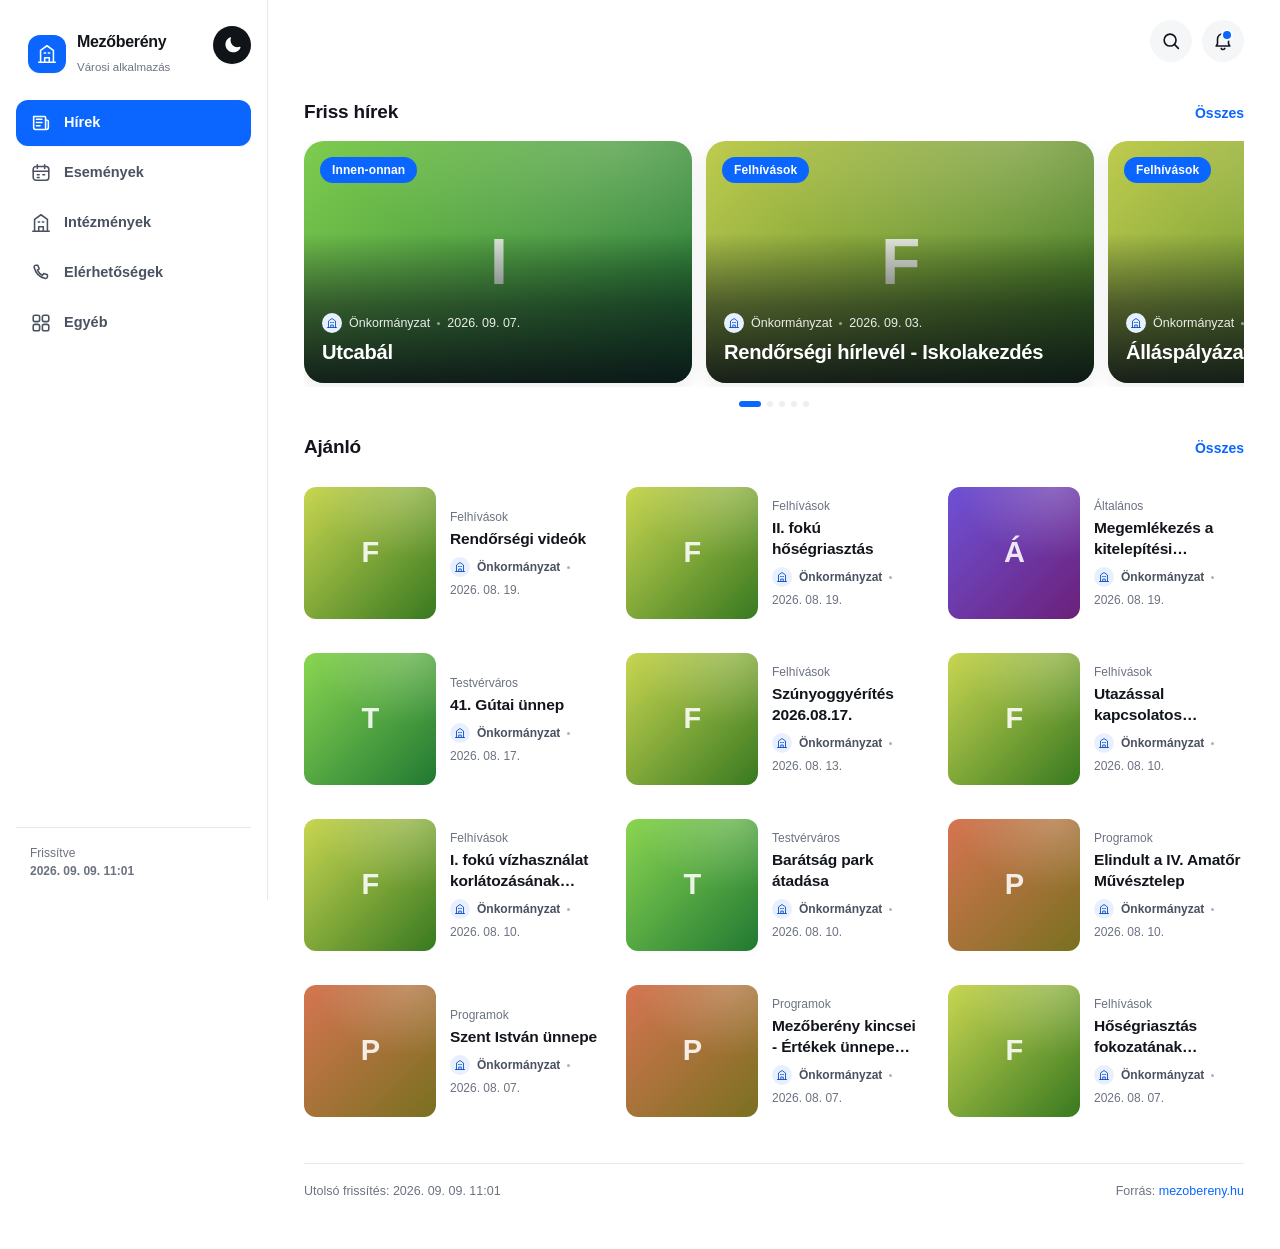
<file: index.html>
<!DOCTYPE html>
<html lang="hu">
<head>
<meta charset="utf-8">
<meta name="viewport" content="width=device-width, initial-scale=1, viewport-fit=cover">
<title>Mezőberény App</title>
<meta name="description" content="Mezőberény hírei, eseményei, intézményei és elérhetőségei egy helyen.">
<meta name="theme-color" content="#0a66ff">
<link rel="icon" href="data:image/svg+xml,<svg xmlns='http://www.w3.org/2000/svg' viewBox='0 0 100 100'><rect width='100' height='100' rx='22' fill='%230a66ff'/><text x='50' y='71' font-size='58' font-family='system-ui,sans-serif' font-weight='700' fill='white' text-anchor='middle'>M</text></svg>">
<script>
/* A témát még a CSS betöltése előtt beállítjuk, hogy ne villanjon fel
   egy pillanatra a rossz színséma. A teljes logika az app.js-ben van. */
(function () {
  try {
    var saved = localStorage.getItem('mb.theme');
    if (saved === 'dark' || saved === 'light') {
      document.documentElement.setAttribute('data-theme', saved);
    }
  } catch (error) { /* privát mód: marad a rendszerbeállítás */ }
})();
</script>
<link rel="stylesheet" href="assets/css/app.css">
</head>
<body>

<!-- Ikonkészlet: egyszer definiálva, <use>-zal hivatkozva. -->
<svg width="0" height="0" style="position:absolute" aria-hidden="true" focusable="false">
  <defs>
    <g id="i-news" fill="none" stroke="currentColor" stroke-width="1.7" stroke-linecap="round" stroke-linejoin="round">
      <path d="M4 5h12a1 1 0 0 1 1 1v13H6a2 2 0 0 1-2-2V5Z"/>
      <path d="M17 9h2a1 1 0 0 1 1 1v7a2 2 0 0 1-2 2"/>
      <path d="M7 8h6M7 11.5h6M7 15h4"/>
    </g>
    <g id="i-calendar" fill="none" stroke="currentColor" stroke-width="1.7" stroke-linecap="round" stroke-linejoin="round">
      <rect x="3.5" y="5" width="17" height="15" rx="3"/>
      <path d="M8 3v4M16 3v4M3.5 10h17M8 14h2M14 14h2M8 17h2"/>
    </g>
    <g id="i-building" fill="none" stroke="currentColor" stroke-width="1.7" stroke-linecap="round" stroke-linejoin="round">
      <path d="M3 21h18"/>
      <path d="M5 21V8l7-5 7 5v13"/>
      <path d="M9.5 21v-5h5v5"/>
      <path d="M9 11h1.5M13.5 11H15"/>
    </g>
    <g id="i-phone" fill="none" stroke="currentColor" stroke-width="1.7" stroke-linecap="round" stroke-linejoin="round">
      <path d="M6.5 3.5h2l1.5 4-2 1.4a12.5 12.5 0 0 0 5.6 5.6l1.4-2 4 1.5v2a2 2 0 0 1-2.2 2A16.5 16.5 0 0 1 4.5 5.7a2 2 0 0 1 2-2.2Z"/>
    </g>
    <g id="i-grid" fill="none" stroke="currentColor" stroke-width="1.7" stroke-linecap="round" stroke-linejoin="round">
      <rect x="3.5" y="3.5" width="7" height="7" rx="2"/>
      <rect x="13.5" y="3.5" width="7" height="7" rx="2"/>
      <rect x="3.5" y="13.5" width="7" height="7" rx="2"/>
      <rect x="13.5" y="13.5" width="7" height="7" rx="2"/>
    </g>
    <g id="i-search" fill="none" stroke="currentColor" stroke-width="1.8" stroke-linecap="round" stroke-linejoin="round">
      <circle cx="11" cy="11" r="6.5"/><path d="m16 16 4 4"/>
    </g>
    <g id="i-bell" fill="none" stroke="currentColor" stroke-width="1.7" stroke-linecap="round" stroke-linejoin="round">
      <path d="M18 15V10a6 6 0 1 0-12 0v5l-1.5 2.5h15L18 15Z"/>
      <path d="M10 20a2.2 2.2 0 0 0 4 0"/>
    </g>
    <g id="i-menu" fill="none" stroke="currentColor" stroke-width="1.8" stroke-linecap="round">
      <path d="M4 7h16M4 12h16M4 17h11"/>
    </g>
    <g id="i-back" fill="none" stroke="currentColor" stroke-width="1.9" stroke-linecap="round" stroke-linejoin="round">
      <path d="M14.5 5 8 12l6.5 7"/>
    </g>
    <g id="i-bookmark" fill="none" stroke="currentColor" stroke-width="1.7" stroke-linecap="round" stroke-linejoin="round">
      <path d="M6.5 4h11a1 1 0 0 1 1 1v15l-6.5-4.2L5.5 20V5a1 1 0 0 1 1-1Z"/>
    </g>
    <g id="i-more" fill="none" stroke="currentColor" stroke-width="2.2" stroke-linecap="round">
      <path d="M6 12h.01M12 12h.01M18 12h.01"/>
    </g>
    <g id="i-sliders" fill="none" stroke="currentColor" stroke-width="1.8" stroke-linecap="round" stroke-linejoin="round">
      <path d="M4 8h10M18 8h2M4 16h4M12 16h8"/>
      <circle cx="16" cy="8" r="2"/><circle cx="10" cy="16" r="2"/>
    </g>
    <g id="i-shield" fill="none" stroke="currentColor" stroke-width="1.8" stroke-linecap="round" stroke-linejoin="round">
      <path d="M12 3.2 5.5 6v5.5c0 4 2.7 7.4 6.5 8.8 3.8-1.4 6.5-4.8 6.5-8.8V6L12 3.2Z"/>
      <path d="m9.3 12 1.9 1.9 3.5-3.6"/>
    </g>
    <g id="i-clock" fill="none" stroke="currentColor" stroke-width="1.7" stroke-linecap="round" stroke-linejoin="round">
      <circle cx="12" cy="12" r="8.5"/><path d="M12 7.5V12l3 1.8"/>
    </g>
    <g id="i-external" fill="none" stroke="currentColor" stroke-width="1.8" stroke-linecap="round" stroke-linejoin="round">
      <path d="M14 4h6v6"/><path d="M20 4 11 13"/>
      <path d="M18 14.5V19a1.5 1.5 0 0 1-1.5 1.5H5.5A1.5 1.5 0 0 1 4 19V7.5A1.5 1.5 0 0 1 5.5 6H10"/>
    </g>
    <g id="i-inbox" fill="none" stroke="currentColor" stroke-width="1.7" stroke-linecap="round" stroke-linejoin="round">
      <path d="M3.5 13.5h4l1.5 3h6l1.5-3h4"/>
      <path d="M5.6 5.2h12.8a2 2 0 0 1 1.9 1.4l1.2 6.9v3a2 2 0 0 1-2 2H4.5a2 2 0 0 1-2-2v-3l1.2-6.9a2 2 0 0 1 1.9-1.4Z"/>
    </g>
    <g id="i-pin" fill="none" stroke="currentColor" stroke-width="1.8" stroke-linecap="round" stroke-linejoin="round">
      <path d="M9 4h6l-.8 5.2 2.8 2.4v1.9H7v-1.9l2.8-2.4L9 4Z"/><path d="M12 13.5V20"/>
    </g>
    <g id="i-alert" fill="none" stroke="currentColor" stroke-width="1.8" stroke-linecap="round" stroke-linejoin="round">
      <circle cx="12" cy="12" r="8.5"/><path d="M12 7.8v4.6M12 16.2h.01"/>
    </g>
    <g id="i-globe" fill="none" stroke="currentColor" stroke-width="1.7" stroke-linecap="round" stroke-linejoin="round">
      <circle cx="12" cy="12" r="8.5"/>
      <path d="M3.5 12h17"/>
      <path d="M12 3.5c2.2 2.3 3.4 5.3 3.4 8.5S14.2 18.2 12 20.5c-2.2-2.3-3.4-5.3-3.4-8.5S9.8 5.8 12 3.5Z"/>
    </g>
    <g id="i-facebook">
      <path fill="currentColor" d="M22 12.06C22 6.5 17.52 2 12 2S2 6.5 2 12.06c0 5.02 3.66 9.18 8.44 9.94v-7.03H7.9v-2.9h2.54V9.85c0-2.52 1.5-3.91 3.77-3.91 1.09 0 2.24.2 2.24.2v2.46h-1.26c-1.24 0-1.63.78-1.63 1.57v1.89h2.78l-.44 2.9h-2.34V22c4.78-.76 8.44-4.92 8.44-9.94Z"/>
    </g>
    <g id="i-mail" fill="none" stroke="currentColor" stroke-width="1.7" stroke-linecap="round" stroke-linejoin="round">
      <rect x="3" y="5.5" width="18" height="13" rx="2.5"/>
      <path d="m3.8 7 7.1 5.2a2 2 0 0 0 2.2 0L20.2 7"/>
    </g>
    <g id="i-arrow-right" fill="none" stroke="currentColor" stroke-width="2" stroke-linecap="round" stroke-linejoin="round">
      <path d="M4.5 12h14"/><path d="m13 6.5 5.5 5.5-5.5 5.5"/>
    </g>
    <g id="i-map-pin" fill="none" stroke="currentColor" stroke-width="1.7" stroke-linecap="round" stroke-linejoin="round">
      <path d="M12 21s6.5-5.5 6.5-10.4A6.5 6.5 0 0 0 5.5 10.6C5.5 15.5 12 21 12 21Z"/>
      <circle cx="12" cy="10.5" r="2.4"/>
    </g>
    <g id="i-chevron" fill="none" stroke="currentColor" stroke-width="1.9" stroke-linecap="round" stroke-linejoin="round">
      <path d="m9.5 5 7 7-7 7"/>
    </g>
    <g id="i-calendar-check" fill="none" stroke="currentColor" stroke-width="1.7" stroke-linecap="round" stroke-linejoin="round">
      <rect x="3.5" y="5" width="17" height="15" rx="3"/>
      <path d="M8 3v4M16 3v4M3.5 10h17"/>
      <path d="m9 14.8 2 2 4-4"/>
    </g>
    <!-- Fogyó hold: a sötét témára váltó gomb jele (világos témában). -->
    <g id="i-moon">
      <path fill="currentColor" d="M21.1 13.6a8.6 8.6 0 0 1-11-11 .8.8 0 0 0-1.05-.95A9.9 9.9 0 1 0 22.05 14.7a.8.8 0 0 0-.95-1.1Z"/>
    </g>
    <!-- Napocska: a világos témára váltó gomb jele (sötét témában). -->
    <g id="i-sun">
      <circle cx="12" cy="12" r="4.4" fill="currentColor"/>
      <g stroke="currentColor" stroke-width="1.9" stroke-linecap="round">
        <path d="M12 2.4v2.3M12 19.3v2.3M21.6 12h-2.3M4.7 12H2.4"/>
        <path d="m18.8 5.2-1.6 1.6M6.8 17.2l-1.6 1.6M18.8 18.8l-1.6-1.6M6.8 6.8 5.2 5.2"/>
      </g>
    </g>
    <g id="i-refresh" fill="none" stroke="currentColor" stroke-width="1.8" stroke-linecap="round" stroke-linejoin="round">
      <path d="M20 12a8 8 0 1 1-2.6-5.9"/><path d="M20 4.5V10h-5.5"/>
    </g>
  </defs>
</svg>

<div class="app">

  <!-- Desktop oldalsó navigáció -->
  <aside class="sidebar">
    <div class="sidebar__head">
      <a class="brand" href="#/hirek">
        <span class="brand__mark" aria-hidden="true">
          <svg class="icon" viewBox="0 0 24 24"><use href="#i-building"/></svg>
        </span>
        <span>
          <span class="brand__name">Mezőberény</span><br>
          <span class="brand__sub">Városi alkalmazás</span>
        </span>
      </a>
      <button type="button" class="themetoggle themetoggle--side" data-theme-toggle
              aria-label="Váltás sötét témára" title="Váltás sötét témára">
        <svg class="icon icon--moon" viewBox="0 0 24 24" aria-hidden="true"><use href="#i-moon"/></svg>
        <svg class="icon icon--sun" viewBox="0 0 24 24" aria-hidden="true"><use href="#i-sun"/></svg>
      </button>
    </div>
    <nav class="navlist" id="sidebar-nav" aria-label="Fő navigáció"></nav>
    <div class="sidebar__foot" id="sidebar-foot"></div>
  </aside>

  <main class="main" id="view" tabindex="-1"></main>

  <!-- Mobil alsó navigáció -->
  <nav class="tabbar" id="tabbar" aria-label="Fő navigáció"></nav>
</div>

<script src="assets/js/app.js"></script>
</body>
</html>
</file>
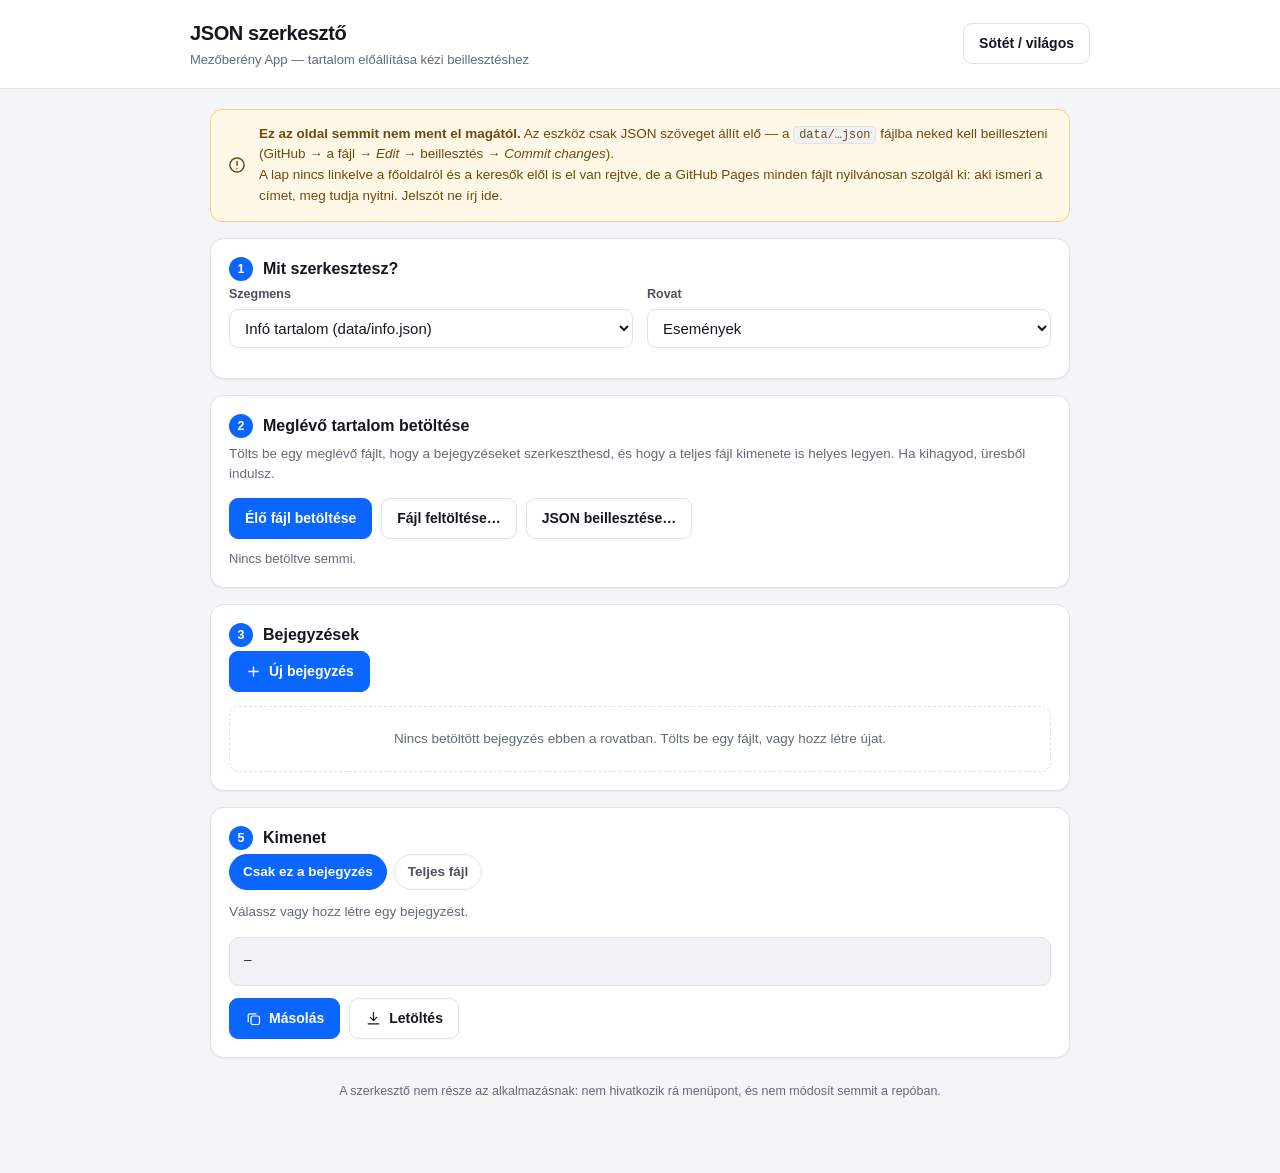
<file: editor/index.html>
<!DOCTYPE html>
<html lang="hu">
<head>
<meta charset="utf-8">
<meta name="viewport" content="width=device-width, initial-scale=1">
<meta name="robots" content="noindex, nofollow">
<title>JSON szerkesztő — Mezőberény App</title>
<link rel="icon" href="data:image/svg+xml,<svg xmlns='http://www.w3.org/2000/svg' viewBox='0 0 100 100'><rect width='100' height='100' rx='22' fill='%23111827'/><text x='50' y='70' font-size='54' font-family='monospace' font-weight='700' fill='%2334d399' text-anchor='middle'>{}</text></svg>">
<link rel="stylesheet" href="editor.css">
</head>
<body>

<svg width="0" height="0" style="position:absolute" aria-hidden="true">
  <defs>
    <g id="e-copy" fill="none" stroke="currentColor" stroke-width="1.7" stroke-linecap="round" stroke-linejoin="round">
      <rect x="8.5" y="8.5" width="12" height="12" rx="2.5"/>
      <path d="M15.5 5.5h-9a2 2 0 0 0-2 2v9"/>
    </g>
    <g id="e-download" fill="none" stroke="currentColor" stroke-width="1.7" stroke-linecap="round" stroke-linejoin="round">
      <path d="M12 3.5v11"/><path d="m7.5 10.5 4.5 4.5 4.5-4.5"/><path d="M4.5 19.5h15"/>
    </g>
    <g id="e-plus" fill="none" stroke="currentColor" stroke-width="1.9" stroke-linecap="round">
      <path d="M12 5.5v13M5.5 12h13"/>
    </g>
    <g id="e-trash" fill="none" stroke="currentColor" stroke-width="1.7" stroke-linecap="round" stroke-linejoin="round">
      <path d="M4.5 7h15M9.5 7V5.2A1.2 1.2 0 0 1 10.7 4h2.6a1.2 1.2 0 0 1 1.2 1.2V7"/>
      <path d="M6.5 7l.8 11.3A1.8 1.8 0 0 0 9.1 20h5.8a1.8 1.8 0 0 0 1.8-1.7L17.5 7"/>
    </g>
    <g id="e-copy2" fill="none" stroke="currentColor" stroke-width="1.7" stroke-linecap="round" stroke-linejoin="round">
      <path d="M12 5v14M5 12h14"/>
    </g>
    <g id="e-refresh" fill="none" stroke="currentColor" stroke-width="1.8" stroke-linecap="round" stroke-linejoin="round">
      <path d="M20 12a8 8 0 1 1-2.6-5.9"/><path d="M20 4.5V10h-5.5"/>
    </g>
    <g id="e-warn" fill="none" stroke="currentColor" stroke-width="1.8" stroke-linecap="round" stroke-linejoin="round">
      <circle cx="12" cy="12" r="8.5"/><path d="M12 7.8v4.6M12 16.2h.01"/>
    </g>
    <g id="e-check" fill="none" stroke="currentColor" stroke-width="2" stroke-linecap="round" stroke-linejoin="round">
      <path d="m5 12.5 4.5 4.5L19 7.5"/>
    </g>
  </defs>
</svg>

<header class="top">
  <div class="top__inner">
    <div>
      <h1 class="top__title">JSON szerkesztő</h1>
      <p class="top__sub">Mezőberény App — tartalom előállítása kézi beillesztéshez</p>
    </div>
    <button type="button" class="btn btn--ghost" id="theme-btn">Sötét / világos</button>
  </div>
</header>

<main class="wrap">

  <div class="note note--warn">
    <span class="note__icon"><svg class="ic" viewBox="0 0 24 24"><use href="#e-warn"/></svg></span>
    <div>
      <strong>Ez az oldal semmit nem ment el magától.</strong>
      Az eszköz csak JSON szöveget állít elő — a <code>data/…json</code> fájlba
      neked kell beilleszteni (GitHub → a fájl → <em>Edit</em> → beillesztés →
      <em>Commit changes</em>).
      <br>
      A lap nincs linkelve a főoldalról és a keresők elől is el van rejtve, de a
      GitHub Pages minden fájlt nyilvánosan szolgál ki: aki ismeri a címet, meg
      tudja nyitni. Jelszót ne írj ide.
    </div>
  </div>

  <!-- 1. lépés ------------------------------------------------------------ -->
  <section class="card">
    <h2 class="card__title"><span class="step">1</span> Mit szerkesztesz?</h2>
    <div class="row">
      <label class="field">
        <span class="field__label">Szegmens</span>
        <select id="segment">
          <option value="info">Infó tartalom (data/info.json)</option>
          <option value="news">Hírek (data/news.json)</option>
        </select>
      </label>
      <label class="field" id="section-field">
        <span class="field__label">Rovat</span>
        <select id="section">
          <option value="esemenyek">Események</option>
          <option value="intezmenyek">Intézmények</option>
          <option value="elerhetosegek">Elérhetőségek</option>
          <option value="egyeb">Egyéb</option>
        </select>
      </label>
    </div>
  </section>

  <!-- 2. lépés ------------------------------------------------------------ -->
  <section class="card">
    <h2 class="card__title"><span class="step">2</span> Meglévő tartalom betöltése</h2>
    <p class="card__hint">
      Tölts be egy meglévő fájlt, hogy a bejegyzéseket szerkeszthesd, és hogy a
      teljes fájl kimenete is helyes legyen. Ha kihagyod, üresből indulsz.
    </p>
    <div class="btnrow">
      <button type="button" class="btn btn--primary" id="load-live">Élő fájl betöltése</button>
      <button type="button" class="btn" id="load-file">Fájl feltöltése…</button>
      <button type="button" class="btn" id="load-paste">JSON beillesztése…</button>
      <input type="file" id="file-input" accept=".json,application/json" hidden>
    </div>
    <p class="status" id="load-status">Nincs betöltve semmi.</p>
  </section>

  <!-- Hírfrissítő --------------------------------------------------------- -->
  <section class="card" id="fetch-card" hidden>
    <h2 class="card__title"><span class="step">↻</span> Hírek lekérése a forrásoldalról</h2>
    <p class="card__hint">
      A böngésző nem tud közvetlenül a <code>mezobereny.hu</code>-ra kérni
      (a forrásoldal nem engedélyezi), ezért az automatikus lekérés egy külső
      átjárón keresztül próbálkozik, és el is bukhat. A kézi mód mindig működik.
    </p>
    <div class="btnrow">
      <button type="button" class="btn btn--primary" id="fetch-auto">Automatikus lekérés</button>
      <button type="button" class="btn" id="fetch-manual">Kézi mód (HTML beillesztése)</button>
    </div>
    <div id="manual-box" hidden>
      <ol class="steps">
        <li>Nyisd meg: <a href="https://mezobereny.hu/s/hirek" target="_blank" rel="noopener">mezobereny.hu/s/hirek</a></li>
        <li>Jobb klikk → <em>Oldal forrásának megtekintése</em> (vagy <kbd>Ctrl</kbd>+<kbd>U</kbd>)</li>
        <li>Jelöld ki az egészet (<kbd>Ctrl</kbd>+<kbd>A</kbd>), másold (<kbd>Ctrl</kbd>+<kbd>C</kbd>), és illeszd be ide:</li>
      </ol>
      <textarea id="manual-html" rows="6" placeholder="Ide illeszd be a forrásoldal HTML kódját…"></textarea>
      <div class="btnrow">
        <button type="button" class="btn btn--primary" id="manual-parse">Feldolgozás</button>
      </div>
    </div>
    <p class="status" id="fetch-status"></p>
  </section>

  <!-- 3. lépés ------------------------------------------------------------ -->
  <section class="card">
    <h2 class="card__title"><span class="step">3</span> Bejegyzések</h2>
    <div class="btnrow">
      <button type="button" class="btn btn--primary" id="new-entry">
        <svg class="ic" viewBox="0 0 24 24"><use href="#e-plus"/></svg> Új bejegyzés
      </button>
      <span class="status" id="list-count"></span>
    </div>
    <div id="entry-list" class="entrylist"></div>
  </section>

  <!-- 4. lépés ------------------------------------------------------------ -->
  <section class="card" id="form-card" hidden>
    <h2 class="card__title"><span class="step">4</span> Szerkesztés</h2>
    <form id="entry-form" autocomplete="off"></form>
    <p class="errors" id="form-errors"></p>
    <div class="btnrow">
      <button type="button" class="btn btn--primary" id="apply-entry">Bejegyzés mentése a listába</button>
      <button type="button" class="btn" id="cancel-entry">Mégse</button>
    </div>
  </section>

  <!-- 5. lépés ------------------------------------------------------------ -->
  <section class="card">
    <h2 class="card__title"><span class="step">5</span> Kimenet</h2>
    <div class="tabs" role="tablist">
      <button type="button" class="tab" data-out="entry" aria-pressed="true">Csak ez a bejegyzés</button>
      <button type="button" class="tab" data-out="file" aria-pressed="false">Teljes fájl</button>
    </div>
    <p class="card__hint" id="out-hint"></p>
    <pre class="output" id="output">—</pre>
    <div class="btnrow">
      <button type="button" class="btn btn--primary" id="copy-out">
        <svg class="ic" viewBox="0 0 24 24"><use href="#e-copy"/></svg> Másolás
      </button>
      <button type="button" class="btn" id="download-out">
        <svg class="ic" viewBox="0 0 24 24"><use href="#e-download"/></svg> Letöltés
      </button>
      <span class="status" id="copy-status"></span>
    </div>
  </section>

  <p class="foot">
    A szerkesztő nem része az alkalmazásnak: nem hivatkozik rá menüpont, és nem
    módosít semmit a repóban.
  </p>
</main>

<dialog id="paste-dialog">
  <form method="dialog">
    <h3>JSON beillesztése</h3>
    <textarea id="paste-json" rows="10" placeholder='{ "items": [ … ] }'></textarea>
    <p class="errors" id="paste-error"></p>
    <div class="btnrow">
      <button class="btn btn--primary" value="ok" id="paste-ok">Betöltés</button>
      <button class="btn" value="cancel">Mégse</button>
    </div>
  </form>
</dialog>

<script src="editor.js"></script>
</body>
</html>
</file>
<file: assets/css/app.css>
/* ==========================================================================
   Mezőberény App — design rendszer
   Fehér alap, élénk kék akcent, lekerekített kártyák, outline ikonok.
   ========================================================================== */

:root {
  color-scheme: light;

  /* Kék kitöltés (gomb, badge) — mindig fehér szöveggel. */
  --blue: #0a66ff;
  --blue-dark: #0047c2;
  /* Halvány kék háttér és a rajta olvasható szín. */
  --blue-soft: #e8f0ff;
  --on-soft: #0047c2;
  /* Kék mint SZÖVEGSZÍN a lap hátterén (link, aktív fül). */
  --accent-text: #0a66ff;

  --bg: #ffffff;
  --surface: #f5f6f8;
  --surface-2: #eceef2;

  --text: #12161c;
  --text-2: #4a5160;
  --muted: #6b7280;
  --line: #e6e8ec;

  /* Áttetsző fejléc/lábléc háttér. */
  --overlay: rgba(255, 255, 255, 0.88);
  --overlay-strong: rgba(255, 255, 255, 0.94);

  /* Figyelmeztető sáv. */
  --warn-bg: #fff8e6;
  --warn-border: #f5d98a;
  --warn-text: #7a5312;
  --warn-icon: #b45309;

  /* Kiemelt ("pinned") jelölés. */
  --pin-bg: #fff3e0;
  --pin-text: #b45309;

  /* A témaváltó gomb szándékosan erős kontrasztú. */
  --toggle-bg: #101317;
  --toggle-fg: #ffffff;

  --radius-lg: 20px;
  --radius-md: 16px;
  --radius-sm: 12px;

  --shadow-sm: 0 1px 2px rgba(16, 24, 40, 0.05);
  --shadow-md: 0 6px 20px rgba(16, 24, 40, 0.08);
  --shadow-lg: 0 12px 32px rgba(16, 24, 40, 0.14);

  --tabbar-h: 68px;
  --sidebar-w: 268px;
  --container: 1180px;

  --font: -apple-system, BlinkMacSystemFont, "Segoe UI", Roboto, "Helvetica Neue",
    Arial, "Noto Sans", sans-serif;
}

/*
 * Sötét téma.
 * A színeket két helyen definiáljuk: a rendszerbeállítás szerint (amíg a
 * látogató nem választott kézzel), és a kapcsolóval beállított
 * data-theme="dark" esetén. Csak a tokenek változnak, a komponensek nem.
 */
@media (prefers-color-scheme: dark) {
  :root:not([data-theme="light"]) {
    color-scheme: dark;

    --blue: #2f6fe0;
    --blue-dark: #4d8dff;
    --blue-soft: #17253d;
    --on-soft: #9cc2ff;
    --accent-text: #7fb0ff;

    --bg: #0f1216;
    --surface: #171b21;
    --surface-2: #222831;

    --text: #eef1f5;
    --text-2: #b6bfcc;
    --muted: #8d96a4;
    --line: #262d37;

    --overlay: rgba(15, 18, 22, 0.86);
    --overlay-strong: rgba(15, 18, 22, 0.94);

    --warn-bg: #2b2214;
    --warn-border: #50401f;
    --warn-text: #f0c96a;
    --warn-icon: #e0a94a;

    --pin-bg: #33240f;
    --pin-text: #f0b45f;

    --toggle-bg: #ffffff;
    --toggle-fg: #101317;

    --shadow-sm: 0 1px 2px rgba(0, 0, 0, 0.5);
    --shadow-md: 0 6px 20px rgba(0, 0, 0, 0.55);
    --shadow-lg: 0 12px 32px rgba(0, 0, 0, 0.62);
  }
}

:root[data-theme="dark"] {
  color-scheme: dark;

  --blue: #2f6fe0;
  --blue-dark: #4d8dff;
  --blue-soft: #17253d;
  --on-soft: #9cc2ff;
  --accent-text: #7fb0ff;

  --bg: #0f1216;
  --surface: #171b21;
  --surface-2: #222831;

  --text: #eef1f5;
  --text-2: #b6bfcc;
  --muted: #8d96a4;
  --line: #262d37;

  --overlay: rgba(15, 18, 22, 0.86);
  --overlay-strong: rgba(15, 18, 22, 0.94);

  --warn-bg: #2b2214;
  --warn-border: #50401f;
  --warn-text: #f0c96a;
  --warn-icon: #e0a94a;

  --pin-bg: #33240f;
  --pin-text: #f0b45f;

  --toggle-bg: #ffffff;
  --toggle-fg: #101317;

  --shadow-sm: 0 1px 2px rgba(0, 0, 0, 0.5);
  --shadow-md: 0 6px 20px rgba(0, 0, 0, 0.55);
  --shadow-lg: 0 12px 32px rgba(0, 0, 0, 0.62);
}

* { box-sizing: border-box; }

html { -webkit-text-size-adjust: 100%; }

body {
  margin: 0;
  font-family: var(--font);
  background: var(--bg);
  color: var(--text);
  font-size: 15px;
  line-height: 1.5;
  -webkit-font-smoothing: antialiased;
  overflow-x: hidden;
}

img { max-width: 100%; display: block; }

a { color: inherit; text-decoration: none; }

button {
  font: inherit;
  color: inherit;
  background: none;
  border: 0;
  cursor: pointer;
}

:focus-visible {
  outline: 2px solid var(--blue);
  outline-offset: 2px;
  border-radius: 6px;
}

.icon { width: 22px; height: 22px; flex: none; stroke-width: 1.7; }

.visually-hidden {
  position: absolute;
  width: 1px; height: 1px;
  padding: 0; margin: -1px;
  overflow: hidden;
  clip: rect(0 0 0 0);
  white-space: nowrap;
}

/* --------------------------------------------------------------- Layout -- */

.app {
  min-height: 100vh;
  display: flex;
  flex-direction: column;
}

.main {
  flex: 1;
  width: 100%;
  padding-bottom: calc(var(--tabbar-h) + env(safe-area-inset-bottom, 0px) + 16px);
}

.container {
  width: 100%;
  max-width: var(--container);
  margin: 0 auto;
  padding: 0 18px;
}

/* -------------------------------------------------------------- Topbar --- */

.topbar {
  position: sticky;
  top: 0;
  z-index: 30;
  display: flex;
  align-items: center;
  gap: 10px;
  padding: 14px 18px 10px;
  background: var(--overlay);
  backdrop-filter: saturate(180%) blur(12px);
}

.topbar__spacer { flex: 1; }

.icon-btn {
  width: 42px;
  height: 42px;
  border-radius: 50%;
  display: grid;
  place-items: center;
  background: var(--surface);
  color: var(--text);
  transition: background 0.15s ease, transform 0.15s ease;
}

.icon-btn:hover { background: var(--surface-2); }
.icon-btn:active { transform: scale(0.94); }

.icon-btn--badge { position: relative; }

.icon-btn--badge::after {
  content: "";
  position: absolute;
  top: 9px; right: 11px;
  width: 8px; height: 8px;
  border-radius: 50%;
  background: var(--blue);
  border: 2px solid var(--bg);
}

/* --------------------------------------------------------- Témaváltó ------ */

/*
 * Világos témában: fekete kör, fehér fogyó hold.
 * Sötét témában:   fehér kör, fekete napocska.
 * A két ikon mindig a DOM-ban van, csak a láthatóságuk vált — így a gomb
 * újrarajzolás nélkül követi a témát.
 */
.themetoggle {
  width: 42px;
  height: 42px;
  border-radius: 50%;
  display: grid;
  place-items: center;
  flex: none;
  background: var(--toggle-bg);
  color: var(--toggle-fg);
  box-shadow: var(--shadow-sm);
  transition: transform 0.15s ease, opacity 0.15s ease;
}

.themetoggle:hover { opacity: 0.86; }
.themetoggle:active { transform: scale(0.92); }

.themetoggle .icon { width: 21px; height: 21px; }

/* Alapállapot (világos téma): a hold látszik. */
.themetoggle .icon--sun { display: none; }

:root[data-theme="dark"] .themetoggle .icon--moon { display: none; }
:root[data-theme="dark"] .themetoggle .icon--sun { display: block; }

@media (prefers-color-scheme: dark) {
  :root:not([data-theme="light"]) .themetoggle .icon--moon { display: none; }
  :root:not([data-theme="light"]) .themetoggle .icon--sun { display: block; }
}

/* A fejlécben/lebegő sávon lévő gomb desktopon elrejtve — ott az oldalsávban
   van a kapcsoló, hogy ne legyen két azonos gomb egyszerre. */
@media (min-width: 1024px) {
  .themetoggle--bar { display: none; }
}

/* ------------------------------------------------------------ Headings --- */

.page-head { padding: 4px 0 14px; }

.page-head__title {
  margin: 0;
  font-size: 32px;
  line-height: 1.15;
  font-weight: 800;
  letter-spacing: -0.02em;
}

.page-head__sub {
  margin: 6px 0 0;
  color: var(--muted);
  font-size: 14px;
}

.section-head {
  display: flex;
  align-items: baseline;
  justify-content: space-between;
  gap: 12px;
  margin: 26px 0 14px;
}

.section-head__title {
  margin: 0;
  font-size: 19px;
  font-weight: 700;
  letter-spacing: -0.01em;
}

.section-head__link {
  color: var(--accent-text);
  font-size: 14px;
  font-weight: 600;
}

/* ---------------------------------------------------------------- Media -- */

/* Kép helye — ha nincs kép, kategóriaszínű gradiens + kezdőbetű. */
.media {
  position: relative;
  overflow: hidden;
  background: var(--surface-2);
  background-image: linear-gradient(135deg, var(--c1, #5b7cfa), var(--c2, #22306b));
}

.media__img {
  position: relative;
  /* A kép a kategóriaszínű helykitöltő FÖLÖTT van; ha a betöltés elbukik,
     az onerror eltávolítja az <img>-et és a helykitöltő marad látható. */
  z-index: 1;
  width: 100%;
  height: 100%;
  object-fit: cover;
}

.media__ph {
  position: absolute;
  inset: 0;
  display: grid;
  place-items: center;
  color: rgba(255, 255, 255, 0.92);
}

.media__ph-letter {
  font-size: clamp(28px, 22cqw, 64px);
  font-weight: 800;
  letter-spacing: -0.03em;
  opacity: 0.95;
  line-height: 1;
}

.media__ph::before {
  content: "";
  position: absolute;
  inset: 0;
  background:
    radial-gradient(120% 90% at 80% 0%, rgba(255, 255, 255, 0.22), transparent 60%);
}

/* ----------------------------------------------------------------- Badge -- */

.badge {
  display: inline-flex;
  align-items: center;
  height: 26px;
  padding: 0 12px;
  border-radius: 999px;
  background: var(--blue);
  color: #fff;
  font-size: 12px;
  font-weight: 600;
  letter-spacing: 0.01em;
  white-space: nowrap;
}

.badge--ghost {
  background: var(--blue-soft);
  color: var(--on-soft);
}

.badge--pin {
  background: var(--pin-bg);
  color: var(--pin-text);
  gap: 5px;
}

/* ------------------------------------------------------------------ Hero -- */

.hero {
  position: relative;
  margin-top: 4px;
}

.hero__track {
  display: flex;
  gap: 14px;
  overflow-x: auto;
  scroll-snap-type: x mandatory;
  scrollbar-width: none;
  padding-bottom: 4px;
}

.hero__track::-webkit-scrollbar { display: none; }

.hero__card {
  position: relative;
  flex: 0 0 100%;
  scroll-snap-align: center;
  aspect-ratio: 16 / 10;
  border-radius: var(--radius-lg);
  overflow: hidden;
  container-type: inline-size;
  box-shadow: var(--shadow-md);
  isolation: isolate;
}

.hero__card .media { position: absolute; inset: 0; }

.hero__card::after {
  content: "";
  position: absolute;
  inset: 0;
  background: linear-gradient(
    to top,
    rgba(8, 12, 20, 0.88) 0%,
    rgba(8, 12, 20, 0.55) 32%,
    rgba(8, 12, 20, 0.05) 62%
  );
}

.hero__body {
  position: absolute;
  inset: auto 0 0 0;
  z-index: 1;
  padding: 18px;
  color: #fff;
}

.hero__badge {
  position: absolute;
  top: 16px; left: 16px;
  z-index: 1;
}

.hero__meta {
  display: flex;
  align-items: center;
  gap: 7px;
  font-size: 12.5px;
  color: rgba(255, 255, 255, 0.9);
  margin-bottom: 7px;
}

.hero__title {
  margin: 0;
  font-size: clamp(18px, 5.2cqw, 26px);
  line-height: 1.25;
  font-weight: 700;
  letter-spacing: -0.015em;
  display: -webkit-box;
  -webkit-line-clamp: 2;
  -webkit-box-orient: vertical;
  overflow: hidden;
}

.hero__dots {
  display: flex;
  justify-content: center;
  gap: 6px;
  margin-top: 14px;
}

.hero__dot {
  width: 6px; height: 6px;
  border-radius: 999px;
  background: var(--surface-2);
  transition: width 0.2s ease, background 0.2s ease;
}

.hero__dot[aria-current="true"] {
  width: 22px;
  background: var(--blue);
}

/* ------------------------------------------------------------------ List -- */

.list { display: grid; gap: 4px; }

.row {
  display: grid;
  grid-template-columns: 104px 1fr;
  gap: 14px;
  align-items: center;
  padding: 12px 0;
  border-radius: var(--radius-md);
  transition: background 0.15s ease;
}

.row:hover { background: var(--surface); }

.row__media {
  aspect-ratio: 1 / 1;
  border-radius: var(--radius-sm);
  container-type: inline-size;
}

.row__body { min-width: 0; }

.row__cat {
  font-size: 12px;
  color: var(--muted);
  font-weight: 500;
  margin-bottom: 3px;
}

.row__title {
  margin: 0 0 8px;
  font-size: 15.5px;
  line-height: 1.32;
  font-weight: 700;
  letter-spacing: -0.01em;
  display: -webkit-box;
  -webkit-line-clamp: 2;
  -webkit-box-orient: vertical;
  overflow: hidden;
}

.row__meta {
  display: flex;
  align-items: center;
  flex-wrap: wrap;
  gap: 4px 7px;
  font-size: 12px;
  color: var(--muted);
  min-width: 0;
}

.row__meta-name {
  color: var(--text-2);
  font-weight: 600;
  white-space: nowrap;
  overflow: hidden;
  text-overflow: ellipsis;
}

.row__excerpt {
  margin: 0 0 8px;
  font-size: 13.5px;
  color: var(--text-2);
  display: -webkit-box;
  -webkit-line-clamp: 2;
  -webkit-box-orient: vertical;
  overflow: hidden;
}

/* Intézményi "avatar" — nem személy, hanem kibocsátó szervezet. */
.orgmark {
  width: 20px; height: 20px;
  border-radius: 50%;
  display: grid;
  place-items: center;
  background: var(--blue-soft);
  color: var(--on-soft);
  flex: none;
}

.orgmark .icon { width: 12px; height: 12px; stroke-width: 2; }

.dot-sep {
  width: 3px; height: 3px;
  border-radius: 50%;
  background: currentColor;
  opacity: 0.55;
  flex: none;
}

/* ---------------------------------------------------------------- Search -- */

.search {
  display: flex;
  align-items: center;
  gap: 10px;
  margin: 6px 0 16px;
}

.search__field {
  flex: 1;
  display: flex;
  align-items: center;
  gap: 10px;
  height: 50px;
  padding: 0 16px;
  border-radius: var(--radius-md);
  background: var(--surface);
  color: var(--muted);
  border: 1px solid transparent;
  transition: border-color 0.15s ease, background 0.15s ease;
}

.search__field:focus-within {
  background: var(--bg);
  border-color: var(--blue);
}

.search__input {
  flex: 1;
  min-width: 0;
  border: 0;
  background: none;
  font: inherit;
  color: var(--text);
  outline: none;
}

.search__input::placeholder { color: var(--muted); }

.search__filter {
  width: 50px; height: 50px;
  border-radius: 50%;
  background: var(--blue);
  color: #fff;
  display: grid;
  place-items: center;
  flex: none;
  box-shadow: var(--shadow-sm);
}

.search__filter[aria-pressed="true"] { background: var(--blue-dark); }

/* ----------------------------------------------------------------- Pills -- */

.pills {
  display: flex;
  gap: 8px;
  overflow-x: auto;
  scrollbar-width: none;
  padding: 2px 0 14px;
  /* A vízszintes görgetés ne vágja le a pillt a konténer szélénél. */
  margin: 0 -18px;
  padding-left: 18px;
  padding-right: 18px;
}

.pills::-webkit-scrollbar { display: none; }

.pill {
  flex: none;
  height: 36px;
  padding: 0 16px;
  border-radius: 999px;
  background: var(--surface);
  color: var(--text-2);
  font-size: 13.5px;
  font-weight: 600;
  white-space: nowrap;
  transition: background 0.15s ease, color 0.15s ease;
}

.pill:hover { background: var(--surface-2); }

.pill[aria-pressed="true"] {
  background: var(--blue);
  color: #fff;
}

/* --------------------------------------------------------------- Article -- */

.article__hero {
  position: relative;
  height: clamp(260px, 42vh, 420px);
  container-type: inline-size;
  overflow: hidden;
}

/* A hero képe/helykitöltője kitölti a fejlécet — enélkül a .media
   magassága 0 lenne, és kép híján semmi nem látszana. */
.article__hero .media { position: absolute; inset: 0; }

.article__hero::after {
  content: "";
  position: absolute;
  inset: 0;
  background: linear-gradient(
    to top,
    rgba(8, 12, 20, 0.85) 0%,
    rgba(8, 12, 20, 0.35) 45%,
    rgba(8, 12, 20, 0.28) 100%
  );
}

.article__hero-body {
  position: absolute;
  z-index: 1;
  inset: auto 0 0 0;
  padding: 20px 18px 34px;
  color: #fff;
}

.article__hero-title {
  margin: 10px 0 6px;
  font-size: clamp(21px, 3.4vw, 30px);
  line-height: 1.22;
  font-weight: 800;
  letter-spacing: -0.02em;
}

.article__hero-meta {
  font-size: 12.5px;
  color: rgba(255, 255, 255, 0.86);
  display: flex;
  align-items: center;
  gap: 7px;
}

.floatbar {
  position: absolute;
  z-index: 2;
  top: 14px; left: 14px; right: 14px;
  display: flex;
  align-items: center;
  gap: 10px;
}

.floatbar__spacer { flex: 1; }

.float-btn {
  width: 40px; height: 40px;
  border-radius: 50%;
  display: grid;
  place-items: center;
  background: rgba(255, 255, 255, 0.22);
  backdrop-filter: blur(8px);
  color: #fff;
  border: 1px solid rgba(255, 255, 255, 0.28);
  transition: background 0.15s ease, transform 0.15s ease;
}

.float-btn:hover { background: rgba(255, 255, 255, 0.34); }
.float-btn:active { transform: scale(0.93); }
.float-btn[aria-pressed="true"] { background: var(--blue); border-color: var(--blue); }

.article__sheet {
  position: relative;
  margin-top: -22px;
  border-radius: 22px 22px 0 0;
  background: var(--bg);
  padding: 22px 18px 40px;
}

.source {
  display: flex;
  align-items: center;
  gap: 11px;
  padding-bottom: 18px;
  border-bottom: 1px solid var(--line);
  margin-bottom: 18px;
}

.source__mark {
  width: 42px; height: 42px;
  border-radius: 50%;
  background: var(--blue-soft);
  color: var(--on-soft);
  display: grid;
  place-items: center;
  flex: none;
}

.source__name {
  font-weight: 700;
  font-size: 15px;
  display: flex;
  align-items: center;
  gap: 6px;
}

.source__sub {
  font-size: 12.5px;
  color: var(--muted);
}

.prose {
  font-size: 16px;
  line-height: 1.72;
  color: var(--text-2);
  max-width: 68ch;
}

.prose p { margin: 0 0 1.05em; }
.prose h2, .prose h3 { color: var(--text); line-height: 1.3; margin: 1.6em 0 0.5em; }
.prose h2 { font-size: 19px; }
.prose h3 { font-size: 17px; }
.prose a { color: var(--accent-text); text-decoration: underline; text-underline-offset: 2px; }
.prose ul, .prose ol { margin: 0 0 1.05em; padding-left: 1.3em; }
.prose li { margin-bottom: 0.35em; }
.prose strong { color: var(--text); }

.prose blockquote {
  margin: 0 0 1.05em;
  padding: 12px 16px;
  border-left: 3px solid var(--blue);
  border-radius: 0 var(--radius-sm) var(--radius-sm) 0;
  background: var(--blue-soft);
  color: var(--text-2);
}

.prose blockquote p:last-child { margin-bottom: 0; }

.readmore {
  display: inline-flex;
  align-items: center;
  gap: 8px;
  margin-top: 10px;
  height: 48px;
  padding: 0 22px;
  border-radius: 999px;
  background: var(--blue);
  color: #fff;
  font-weight: 650;
  box-shadow: var(--shadow-sm);
  transition: background 0.15s ease;
}

.readmore:hover { background: var(--blue-dark); }

/* ----------------------------------------------------------------- State -- */

.state {
  text-align: center;
  padding: 56px 20px;
  color: var(--muted);
}

.state__mark {
  width: 64px; height: 64px;
  border-radius: 50%;
  background: var(--surface);
  color: var(--muted);
  display: grid;
  place-items: center;
  margin: 0 auto 16px;
}

.state__mark .icon { width: 28px; height: 28px; }

.state__title {
  margin: 0 0 6px;
  font-size: 17px;
  font-weight: 700;
  color: var(--text);
}

.state__text { margin: 0 auto; max-width: 42ch; font-size: 14px; }

.skeleton {
  background: linear-gradient(90deg, var(--surface) 25%, var(--surface-2) 37%, var(--surface) 63%);
  background-size: 400% 100%;
  animation: shimmer 1.3s ease-in-out infinite;
  border-radius: var(--radius-sm);
}

@keyframes shimmer {
  0% { background-position: 100% 0; }
  100% { background-position: -100% 0; }
}

@media (prefers-reduced-motion: reduce) {
  .skeleton { animation: none; }
  * { scroll-behavior: auto !important; }
}

.footer-note {
  margin-top: 34px;
  padding: 18px 0 8px;
  border-top: 1px solid var(--line);
  color: var(--muted);
  font-size: 12.5px;
  display: flex;
  flex-wrap: wrap;
  gap: 6px 14px;
  justify-content: space-between;
}

.footer-note a { color: var(--accent-text); }

/* ---------------------------------------------------------------- Banner -- */

/* Tájékoztató sáv, ha a hírfrissítés elbukott — a meglévő hírek maradnak. */
.banner {
  display: flex;
  align-items: flex-start;
  gap: 11px;
  margin: 6px 0 18px;
  padding: 13px 16px;
  border-radius: var(--radius-md);
  background: var(--warn-bg);
  border: 1px solid var(--warn-border);
  color: var(--warn-text);
  font-size: 13.5px;
  line-height: 1.5;
}

.banner__icon { flex: none; color: var(--warn-icon); display: grid; place-items: center; }
.banner__icon .icon { width: 20px; height: 20px; }

/* ------------------------------------------------------------ Countdown --- */

.countdown {
  display: inline-flex;
  align-items: center;
  height: 22px;
  padding: 0 10px;
  border-radius: 999px;
  background: var(--blue);
  color: #fff;
  font-size: 11.5px;
  font-weight: 700;
  white-space: nowrap;
  flex: none;
}

.countdown--past { background: var(--surface-2); color: var(--text-2); }

/* Lezajlott események: visszafogott, szürkített megjelenés. */
.past-block { margin-top: 30px; }

.past-block .section-head__title { color: var(--muted); }

.row--past { opacity: 0.62; }
.row--past .media { filter: grayscale(1); }
.row--past .row__title { color: var(--text-2); font-weight: 600; }
.row--past:hover { opacity: 0.85; }

.section-head__count {
  font-size: 12.5px;
  font-weight: 600;
  color: var(--muted);
  background: var(--surface);
  border-radius: 999px;
  padding: 3px 10px;
}

/* -------------------------------------------------------------- Contact --- */

/*
 * Elérhetőség-kártyák a leírás fölött. Az auto-fit rács magától tölti ki a
 * rendelkezésre álló szélességet: keskeny kijelzőn egymás alá, szélesebben
 * egymás mellé kerülnek a kártyák.
 */
.factgrid {
  display: grid;
  grid-template-columns: repeat(auto-fit, minmax(240px, 1fr));
  gap: 10px;
  margin: 0 0 24px;
}

.fact {
  display: flex;
  align-items: center;
  gap: 12px;
  min-width: 0;
  padding: 12px 14px;
  border-radius: var(--radius-md);
  background: var(--surface);
  border: 1px solid transparent;
  transition: background 0.15s ease, border-color 0.15s ease, box-shadow 0.15s ease;
}

a.fact:hover {
  background: var(--bg);
  border-color: var(--line);
  box-shadow: var(--shadow-sm);
}

.fact__icon {
  width: 36px;
  height: 36px;
  border-radius: 11px;
  display: grid;
  place-items: center;
  flex: none;
  background: var(--blue-soft);
  color: var(--on-soft);
}

.fact__icon .icon { width: 18px; height: 18px; }

.fact__body { min-width: 0; }

.fact__label {
  display: block;
  font-size: 11px;
  font-weight: 700;
  letter-spacing: 0.05em;
  text-transform: uppercase;
  /* A kártya szürke hátterén a halvány szürke nem érné el a WCAG AA-t. */
  color: var(--text-2);
  margin-bottom: 2px;
}

.fact__value {
  display: block;
  font-size: 14px;
  font-weight: 650;
  color: var(--text);
  line-height: 1.35;
  /* Hosszú e-mail cím vagy URL ne lógjon ki a kártyából. */
  overflow-wrap: anywhere;
}

/* --------------------------------------------------------------- Links ---- */

.linklist { display: grid; gap: 10px; margin: 4px 0 8px; }

.linkrow {
  display: flex;
  align-items: center;
  gap: 14px;
  padding: 14px 16px;
  border-radius: var(--radius-md);
  background: var(--surface);
  border: 1px solid transparent;
  transition: background 0.15s ease, border-color 0.15s ease, transform 0.15s ease;
}

a.linkrow:hover {
  background: var(--bg);
  border-color: var(--line);
  box-shadow: var(--shadow-sm);
}

a.linkrow:active { transform: scale(0.99); }

.linkrow--disabled { opacity: 0.65; }

.linkrow__icon {
  width: 40px; height: 40px;
  border-radius: 12px;
  display: grid;
  place-items: center;
  flex: none;
  color: #fff;
}

.linkrow__icon .icon { width: 22px; height: 22px; }

.linkrow__icon--fb { background: #1877f2; }
.linkrow__icon--web { background: var(--blue); }

.linkrow__label {
  flex: 1;
  min-width: 0;
  font-weight: 650;
  font-size: 15px;
  letter-spacing: -0.01em;
}

.linkrow__go { color: var(--muted); display: grid; place-items: center; flex: none; }
.linkrow__go .icon { width: 18px; height: 18px; }

.linkrow__note {
  font-size: 12px;
  color: var(--muted);
  font-weight: 600;
  flex: none;
}

/* ----------------------------------------------------------- Fejlesztő ---- */

.dev { margin-top: 34px; }

.dev__title {
  margin: 0 0 12px;
  font-size: 13px;
  font-weight: 700;
  color: var(--muted);
  text-transform: uppercase;
  letter-spacing: 0.06em;
}

.dev__row {
  display: flex;
  align-items: center;
  gap: 10px;
  padding: 12px 16px;
  border-radius: var(--radius-md);
  background: var(--surface);
}

.dev__name {
  flex: 1;
  min-width: 0;
  font-weight: 650;
  font-size: 15px;
}

.dev__btn {
  width: 38px; height: 38px;
  border-radius: 50%;
  display: grid;
  place-items: center;
  flex: none;
  background: var(--bg);
  color: var(--text-2);
  border: 1px solid var(--line);
  transition: transform 0.15s ease, background 0.15s ease, color 0.15s ease;
}

.dev__btn:hover { background: var(--surface-2); color: var(--text); }
.dev__btn:active { transform: scale(0.93); }

/* A fejlesztő oldalára mutató nyíl zöld, hogy elkülönüljön az e-mailtől. */
.dev__btn--go {
  background: #16a34a;
  border-color: #16a34a;
  color: #fff;
}

.dev__btn--go:hover { background: #15803d; color: #fff; }

.dev__note {
  margin: 12px 2px 0;
  font-size: 12.5px;
  line-height: 1.55;
  color: var(--muted);
}

/* --------------------------------------------------------------- Tabbar --- */

.tabbar {
  position: fixed;
  z-index: 40;
  left: 0; right: 0; bottom: 0;
  height: calc(var(--tabbar-h) + env(safe-area-inset-bottom, 0px));
  padding-bottom: env(safe-area-inset-bottom, 0px);
  display: flex;
  align-items: center;
  justify-content: space-around;
  gap: 2px;
  background: var(--overlay-strong);
  backdrop-filter: saturate(180%) blur(14px);
  border-top: 1px solid var(--line);
}

.tab {
  flex: 1 1 0;
  min-width: 0;
  height: 52px;
  display: flex;
  flex-direction: column;
  align-items: center;
  justify-content: center;
  gap: 3px;
  color: var(--muted);
  border-radius: 14px;
  transition: color 0.15s ease, background 0.15s ease;
}

.tab__label {
  font-size: 10.5px;
  font-weight: 600;
  letter-spacing: -0.01em;
  max-width: 100%;
  overflow: hidden;
  text-overflow: ellipsis;
  white-space: nowrap;
}

.tab .icon { width: 21px; height: 21px; }

.tab[aria-current="page"] { color: var(--accent-text); }

.tab[aria-current="page"] .icon { stroke-width: 2.1; }

/* --------------------------------------------------------------- Sidebar -- */

.sidebar { display: none; }

.brand {
  display: flex;
  align-items: center;
  gap: 11px;
  padding: 4px 12px 22px;
}

/* Az oldalsáv fejléce: márka balra, témaváltó jobbra. */
.sidebar__head {
  display: flex;
  align-items: flex-start;
  gap: 10px;
}

.sidebar__head .brand { flex: 1; min-width: 0; }

/* Az oldalsávban kicsit kisebb a gomb, hogy a márkasor egy sorban maradjon. */
.themetoggle--side { width: 38px; height: 38px; }
.themetoggle--side .icon { width: 19px; height: 19px; }

.brand__mark {
  width: 38px; height: 38px;
  border-radius: 12px;
  background: var(--blue);
  color: #fff;
  display: grid;
  place-items: center;
  flex: none;
  box-shadow: var(--shadow-sm);
}

.brand__name {
  font-weight: 800;
  font-size: 16px;
  letter-spacing: -0.02em;
  line-height: 1.15;
  white-space: nowrap;
}

.brand__sub {
  font-size: 11.5px;
  color: var(--muted);
  white-space: nowrap;
}

.navlist { display: grid; gap: 4px; }

.navlink {
  display: flex;
  align-items: center;
  gap: 12px;
  height: 46px;
  padding: 0 14px;
  border-radius: 12px;
  color: var(--text-2);
  font-weight: 600;
  font-size: 14.5px;
  transition: background 0.15s ease, color 0.15s ease;
}

.navlink:hover { background: var(--surface); color: var(--text); }

.navlink[aria-current="page"] {
  background: var(--blue);
  color: #fff;
  box-shadow: var(--shadow-sm);
}

/* ====================================================== Tablet: ≥ 640px === */

@media (min-width: 640px) {
  body { font-size: 15.5px; }

  .grid {
    display: grid;
    grid-template-columns: repeat(2, minmax(0, 1fr));
    gap: 8px 22px;
  }

  .hero__card { flex-basis: calc(70% - 7px); }

  .page-head__title { font-size: 38px; }

  .article__sheet { padding: 26px 24px 48px; }
  .article__hero-body { padding: 22px 24px 36px; }
  .floatbar { top: 18px; left: 20px; right: 20px; }
}

/* ===================================================== Desktop: ≥ 1024px === */

@media (min-width: 1024px) {
  body { font-size: 16px; }

  .app { flex-direction: row; }

  .sidebar {
    display: flex;
    flex-direction: column;
    position: sticky;
    top: 0;
    align-self: flex-start;
    height: 100vh;
    width: var(--sidebar-w);
    flex: none;
    padding: 26px 16px 20px;
    border-right: 1px solid var(--line);
    overflow-y: auto;
  }

  .sidebar__foot {
    margin-top: auto;
    padding: 16px 14px 0;
    border-top: 1px solid var(--line);
    color: var(--muted);
    font-size: 12px;
  }

  .tabbar { display: none; }

  .main {
    padding-bottom: 40px;
    min-width: 0;
  }

  .container { padding: 0 36px; }

  .topbar {
    padding: 20px 36px 10px;
    background: none;
    backdrop-filter: none;
    max-width: calc(var(--container) + 36px);
    margin: 0 auto;
  }


  .grid { grid-template-columns: repeat(3, minmax(0, 1fr)); gap: 10px 26px; }

  .grid--wide { grid-template-columns: repeat(2, minmax(0, 1fr)); gap: 10px 30px; }

  .hero__card { flex-basis: calc(50% - 7px); }

  .page-head__title { font-size: 44px; }

  /* Cikk részletnézet: kétállású olvasó elrendezés. */
  .article {
    max-width: var(--container);
    margin: 0 auto;
    padding: 8px 36px 56px;
  }

  .article__hero {
    height: 420px;
    border-radius: var(--radius-lg);
    overflow: hidden;
  }

  .article__sheet {
    margin-top: 0;
    padding: 28px 0 0;
    display: grid;
    grid-template-columns: minmax(0, 250px) minmax(0, 1fr);
    gap: 44px;
    align-items: start;
  }

  .article__aside { position: sticky; top: 28px; }

  .source {
    display: grid;
    justify-items: start;
    gap: 10px;
    padding-bottom: 20px;
  }

  .prose { font-size: 17px; }

  .row { grid-template-columns: 132px 1fr; }
}

@media (min-width: 1280px) {
  .hero__card { flex-basis: calc(42% - 7px); }
}
</file>
<file: editor/editor.css>
/* =============================================================================
   JSON szerkesztő — önálló segédeszköz, nem része az alkalmazásnak.
   Szándékosan sűrűbb, "műszerfal" jellegű felület, nem a publikus design.
   ========================================================================== */

:root {
  color-scheme: light;
  --bg: #f4f5f7;
  --panel: #ffffff;
  --sunken: #f0f2f5;
  --text: #14181e;
  --text-2: #4a5160;
  --muted: #626b7a;
  --line: #dfe3e8;
  --accent: #0a66ff;
  --accent-text: #0a66ff;
  --accent-hover: #0047c2;
  --ok: #0f7b46;
  --ok-bg: #e6f6ee;
  --warn-bg: #fff8e6;
  --warn-line: #f0d288;
  --warn-text: #6f4a10;
  --danger: #b42318;
  --shadow: 0 1px 2px rgba(16, 24, 40, 0.06);
  --mono: ui-monospace, SFMono-Regular, "SF Mono", Menlo, Consolas, monospace;
  --font: -apple-system, BlinkMacSystemFont, "Segoe UI", Roboto, sans-serif;
}

:root[data-theme="dark"] {
  color-scheme: dark;
  --bg: #0d1014;
  --panel: #151a20;
  --sunken: #1c222a;
  --text: #eef1f5;
  --text-2: #b6bfcc;
  --muted: #9aa4b2;
  --line: #262d37;
  --accent: #2f6fe0;
  --accent-text: #7fb0ff;
  --accent-hover: #4d8dff;
  --ok: #6ee7b7;
  --ok-bg: #10281f;
  --warn-bg: #2b2214;
  --warn-line: #50401f;
  --warn-text: #f0c96a;
  --danger: #ff8a80;
  --shadow: 0 1px 2px rgba(0, 0, 0, 0.5);
}

* { box-sizing: border-box; }

/* A saját display szabályaink (pl. .field) különben felülírnák a
   hidden attribútumot, és a rejtett elem láthatóan maradna. */
[hidden] { display: none !important; }

body {
  margin: 0;
  background: var(--bg);
  color: var(--text);
  font-family: var(--font);
  font-size: 15px;
  line-height: 1.5;
  -webkit-font-smoothing: antialiased;
}

.ic { width: 17px; height: 17px; flex: none; }

code, kbd {
  font-family: var(--mono);
  font-size: 0.88em;
  background: var(--sunken);
  border: 1px solid var(--line);
  border-radius: 5px;
  padding: 1px 5px;
}

a { color: var(--accent-text); }

/* ---------------------------------------------------------------- Fejléc -- */

.top {
  background: var(--panel);
  border-bottom: 1px solid var(--line);
  padding: 18px 20px;
}

.top__inner {
  max-width: 900px;
  margin: 0 auto;
  display: flex;
  align-items: center;
  gap: 16px;
  justify-content: space-between;
}

.top__title { margin: 0; font-size: 20px; font-weight: 800; letter-spacing: -0.02em; }
.top__sub { margin: 2px 0 0; font-size: 13px; color: var(--muted); }

.wrap { max-width: 900px; margin: 0 auto; padding: 20px 20px 60px; }

/* ---------------------------------------------------------------- Kártya -- */

.card {
  background: var(--panel);
  border: 1px solid var(--line);
  border-radius: 14px;
  padding: 18px;
  margin-bottom: 16px;
  box-shadow: var(--shadow);
}

.card__title {
  margin: 0 0 4px;
  font-size: 16px;
  font-weight: 700;
  display: flex;
  align-items: center;
  gap: 10px;
}

.step {
  width: 24px; height: 24px;
  border-radius: 50%;
  background: var(--accent);
  color: #fff;
  font-size: 12.5px;
  font-weight: 700;
  display: grid;
  place-items: center;
  flex: none;
}

.card__hint { margin: 6px 0 14px; font-size: 13.5px; color: var(--muted); }

/* --------------------------------------------------------------- Űrlapok -- */

.row { display: flex; flex-wrap: wrap; gap: 14px; }

.field { display: block; flex: 1 1 240px; min-width: 0; margin-bottom: 12px; }

.field--wide { flex-basis: 100%; }

.field__label {
  display: block;
  font-size: 12.5px;
  font-weight: 650;
  color: var(--text-2);
  margin-bottom: 5px;
}

.field__hint { display: block; font-size: 12px; color: var(--muted); margin-top: 4px; }

input[type="text"], input[type="url"], input[type="email"], input[type="tel"],
input[type="datetime-local"], input[type="date"], select, textarea {
  width: 100%;
  font: inherit;
  color: var(--text);
  background: var(--panel);
  border: 1px solid var(--line);
  border-radius: 9px;
  padding: 9px 11px;
  transition: border-color 0.12s ease, box-shadow 0.12s ease;
}

textarea { font-family: var(--mono); font-size: 13px; resize: vertical; }

input:focus, select:focus, textarea:focus {
  outline: none;
  border-color: var(--accent);
  box-shadow: 0 0 0 3px rgba(10, 102, 255, 0.16);
}

.check { display: flex; align-items: center; gap: 9px; font-size: 14px; }
.check input { width: 17px; height: 17px; }

/* --------------------------------------------------------------- Gombok --- */

.btnrow { display: flex; flex-wrap: wrap; align-items: center; gap: 9px; }

.btn {
  display: inline-flex;
  align-items: center;
  gap: 7px;
  font: inherit;
  font-size: 14px;
  font-weight: 600;
  padding: 9px 15px;
  border-radius: 9px;
  border: 1px solid var(--line);
  background: var(--panel);
  color: var(--text);
  cursor: pointer;
  transition: background 0.12s ease, border-color 0.12s ease, transform 0.12s ease;
}

.btn:hover { background: var(--sunken); }
.btn:active { transform: scale(0.98); }

.btn--primary {
  background: var(--accent);
  border-color: var(--accent);
  color: #fff;
}

.btn--primary:hover { background: var(--accent-hover); border-color: var(--accent-hover); }

.btn--ghost { background: none; }

.btn--danger { color: var(--danger); }

.btn--icon { padding: 7px 9px; }

/* ------------------------------------------------------------ Állapotok --- */

.status { font-size: 13px; color: var(--muted); margin: 10px 0 0; }
.status--ok { color: var(--ok); font-weight: 600; }
.status--err { color: var(--danger); font-weight: 600; }

.errors { font-size: 13.5px; color: var(--danger); margin: 4px 0 10px; white-space: pre-line; }
.errors:empty { display: none; }

.note {
  display: flex;
  gap: 12px;
  padding: 14px 16px;
  border-radius: 12px;
  font-size: 13.5px;
  line-height: 1.55;
  margin-bottom: 16px;
}

.note--warn {
  background: var(--warn-bg);
  border: 1px solid var(--warn-line);
  color: var(--warn-text);
}

.note__icon { flex: none; display: grid; place-items: center; }
.note__icon .ic { width: 20px; height: 20px; }

.steps { margin: 6px 0 12px; padding-left: 20px; font-size: 13.5px; color: var(--text-2); }
.steps li { margin-bottom: 5px; }

/* ------------------------------------------------------------ Lista ------- */

.entrylist { margin-top: 14px; display: grid; gap: 7px; }

.entry {
  display: flex;
  align-items: center;
  gap: 12px;
  padding: 10px 12px;
  border: 1px solid var(--line);
  border-radius: 10px;
  background: var(--sunken);
}

.entry--active { border-color: var(--accent); background: var(--panel); }

.entry__body { flex: 1; min-width: 0; }

.entry__title {
  font-weight: 650;
  font-size: 14px;
  white-space: nowrap;
  overflow: hidden;
  text-overflow: ellipsis;
}

.entry__meta {
  font-size: 12px;
  color: var(--muted);
  font-family: var(--mono);
  white-space: nowrap;
  overflow: hidden;
  text-overflow: ellipsis;
}

.entry__actions { display: flex; gap: 5px; flex: none; }

.empty {
  padding: 22px;
  text-align: center;
  color: var(--muted);
  font-size: 13.5px;
  border: 1px dashed var(--line);
  border-radius: 10px;
}

/* ------------------------------------------------------------- Kimenet ---- */

.tabs { display: flex; gap: 7px; margin-bottom: 12px; }

.tab {
  font: inherit;
  font-size: 13.5px;
  font-weight: 600;
  padding: 7px 13px;
  border-radius: 999px;
  border: 1px solid var(--line);
  background: var(--panel);
  color: var(--text-2);
  cursor: pointer;
}

.tab[aria-pressed="true"] { background: var(--accent); border-color: var(--accent); color: #fff; }

.output {
  margin: 0 0 12px;
  padding: 14px;
  background: var(--sunken);
  border: 1px solid var(--line);
  border-radius: 10px;
  font-family: var(--mono);
  font-size: 12.5px;
  line-height: 1.55;
  max-height: 420px;
  overflow: auto;
  white-space: pre;
  color: var(--text);
}

.foot { font-size: 12.5px; color: var(--muted); text-align: center; margin-top: 24px; }

/* -------------------------------------------------------------- Dialógus -- */

dialog {
  border: 1px solid var(--line);
  border-radius: 14px;
  background: var(--panel);
  color: var(--text);
  padding: 20px;
  width: min(680px, 92vw);
  box-shadow: 0 18px 48px rgba(0, 0, 0, 0.28);
}

dialog::backdrop { background: rgba(8, 12, 20, 0.5); }

dialog h3 { margin: 0 0 12px; font-size: 17px; }

@media (max-width: 560px) {
  .card { padding: 15px; }
  .top__inner { flex-direction: column; align-items: flex-start; gap: 10px; }
}
</file>
